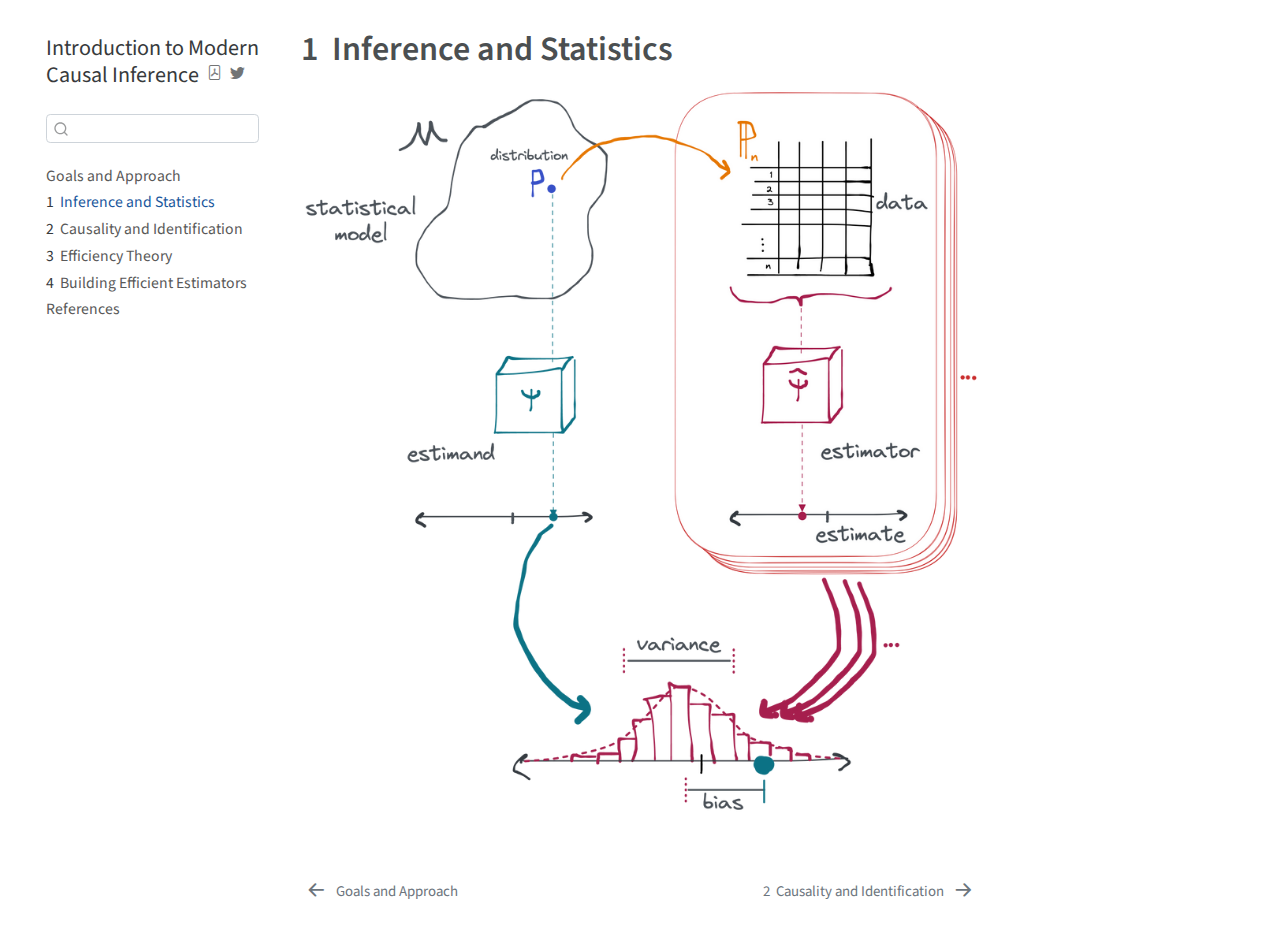
<file: _book/chapters/inference_and_statistics.html>
<!DOCTYPE html>
<html xmlns="http://www.w3.org/1999/xhtml" lang="en" xml:lang="en"><head>

<meta charset="utf-8">
<meta name="generator" content="quarto-99.9.9">

<meta name="viewport" content="width=device-width, initial-scale=1.0, user-scalable=yes">


<title>Introduction to Modern Causal Inference - 1&nbsp; Inference and Statistics</title>
<style>
code{white-space: pre-wrap;}
span.smallcaps{font-variant: small-caps;}
div.columns{display: flex; gap: min(4vw, 1.5em);}
div.column{flex: auto; overflow-x: auto;}
div.hanging-indent{margin-left: 1.5em; text-indent: -1.5em;}
ul.task-list{list-style: none;}
ul.task-list li input[type="checkbox"] {
  width: 0.8em;
  margin: 0 0.8em 0.2em -1em; /* quarto-specific, see https://github.com/quarto-dev/quarto-cli/issues/4556 */ 
  vertical-align: middle;
}
</style>


<script src="../site_libs/quarto-nav/quarto-nav.js"></script>
<script src="../site_libs/quarto-nav/headroom.min.js"></script>
<script src="../site_libs/clipboard/clipboard.min.js"></script>
<script src="../site_libs/quarto-search/autocomplete.umd.js"></script>
<script src="../site_libs/quarto-search/fuse.min.js"></script>
<script src="../site_libs/quarto-search/quarto-search.js"></script>
<meta name="quarto:offset" content="../">
<link href="../chapters/causality_and_identification.html" rel="next">
<link href="../index.html" rel="prev">
<script src="../site_libs/quarto-html/quarto.js"></script>
<script src="../site_libs/quarto-html/popper.min.js"></script>
<script src="../site_libs/quarto-html/tippy.umd.min.js"></script>
<script src="../site_libs/quarto-html/anchor.min.js"></script>
<link href="../site_libs/quarto-html/tippy.css" rel="stylesheet">
<link href="../site_libs/quarto-html/quarto-syntax-highlighting.css" rel="stylesheet" id="quarto-text-highlighting-styles">
<script src="../site_libs/bootstrap/bootstrap.min.js"></script>
<link href="../site_libs/bootstrap/bootstrap-icons.css" rel="stylesheet">
<link href="../site_libs/bootstrap/bootstrap.min.css" rel="stylesheet" id="quarto-bootstrap" data-mode="light">
<script id="quarto-search-options" type="application/json">{
  "location": "sidebar",
  "copy-button": false,
  "collapse-after": 3,
  "panel-placement": "start",
  "type": "textbox",
  "limit": 20,
  "language": {
    "search-no-results-text": "No results",
    "search-matching-documents-text": "matching documents",
    "search-copy-link-title": "Copy link to search",
    "search-hide-matches-text": "Hide additional matches",
    "search-more-match-text": "more match in this document",
    "search-more-matches-text": "more matches in this document",
    "search-clear-button-title": "Clear",
    "search-detached-cancel-button-title": "Cancel",
    "search-submit-button-title": "Submit"
  }
}</script>


</head>

<body class="nav-sidebar floating">

<div id="quarto-search-results"></div>
  <header id="quarto-header" class="headroom fixed-top">
  <nav class="quarto-secondary-nav">
    <div class="container-fluid d-flex">
      <button type="button" class="quarto-btn-toggle btn" data-bs-toggle="collapse" data-bs-target="#quarto-sidebar,#quarto-sidebar-glass" aria-controls="quarto-sidebar" aria-expanded="false" aria-label="Toggle sidebar navigation" onclick="if (window.quartoToggleHeadroom) { window.quartoToggleHeadroom(); }">
        <i class="bi bi-layout-text-sidebar-reverse"></i>
      </button>
      <nav class="quarto-page-breadcrumbs" aria-label="breadcrumb"><ol class="breadcrumb"><li class="breadcrumb-item"><a href="../chapters/inference_and_statistics.html"><span class="chapter-number">1</span>&nbsp; <span class="chapter-title">Inference and Statistics</span></a></li></ol></nav>
      <a class="flex-grow-1" role="button" data-bs-toggle="collapse" data-bs-target="#quarto-sidebar,#quarto-sidebar-glass" aria-controls="quarto-sidebar" aria-expanded="false" aria-label="Toggle sidebar navigation" onclick="if (window.quartoToggleHeadroom) { window.quartoToggleHeadroom(); }">      
      </a>
      <button type="button" class="btn quarto-search-button" aria-label="Search" onclick="window.quartoOpenSearch();">
        <i class="bi bi-search"></i>
      </button>
    </div>
  </nav>
</header>
<!-- content -->
<div id="quarto-content" class="quarto-container page-columns page-rows-contents page-layout-article">
<!-- sidebar -->
  <nav id="quarto-sidebar" class="sidebar collapse collapse-horizontal sidebar-navigation floating overflow-auto">
    <div class="pt-lg-2 mt-2 text-left sidebar-header">
    <div class="sidebar-title mb-0 py-0">
      <a href="../">Introduction to Modern Causal Inference</a> 
        <div class="sidebar-tools-main">
    <a href="../Introduction-to-Modern-Causal-Inference.pdf" title="Download PDF" class="quarto-navigation-tool px-1" aria-label="Download PDF"><i class="bi bi-file-pdf"></i></a>
    <a href="https://twitter.com/intent/tweet?url=|url|" title="Twitter" class="quarto-navigation-tool px-1" aria-label="Twitter"><i class="bi bi-twitter"></i></a>
</div>
    </div>
      </div>
        <div class="mt-2 flex-shrink-0 align-items-center">
        <div class="sidebar-search">
        <div id="quarto-search" class="" title="Search"></div>
        </div>
        </div>
    <div class="sidebar-menu-container"> 
    <ul class="list-unstyled mt-1">
        <li class="sidebar-item">
  <div class="sidebar-item-container"> 
  <a href="../index.html" class="sidebar-item-text sidebar-link">
 <span class="menu-text">Goals and Approach</span></a>
  </div>
</li>
        <li class="sidebar-item">
  <div class="sidebar-item-container"> 
  <a href="../chapters/inference_and_statistics.html" class="sidebar-item-text sidebar-link active">
 <span class="menu-text"><span class="chapter-number">1</span>&nbsp; <span class="chapter-title">Inference and Statistics</span></span></a>
  </div>
</li>
        <li class="sidebar-item">
  <div class="sidebar-item-container"> 
  <a href="../chapters/causality_and_identification.html" class="sidebar-item-text sidebar-link">
 <span class="menu-text"><span class="chapter-number">2</span>&nbsp; <span class="chapter-title">Causality and Identification</span></span></a>
  </div>
</li>
        <li class="sidebar-item">
  <div class="sidebar-item-container"> 
  <a href="../chapters/efficiency_theory.html" class="sidebar-item-text sidebar-link">
 <span class="menu-text"><span class="chapter-number">3</span>&nbsp; <span class="chapter-title">Efficiency Theory</span></span></a>
  </div>
</li>
        <li class="sidebar-item">
  <div class="sidebar-item-container"> 
  <a href="../chapters/building_efficient_estimators.html" class="sidebar-item-text sidebar-link">
 <span class="menu-text"><span class="chapter-number">4</span>&nbsp; <span class="chapter-title">Building Efficient Estimators</span></span></a>
  </div>
</li>
        <li class="sidebar-item">
  <div class="sidebar-item-container"> 
  <a href="../chapters/references.html" class="sidebar-item-text sidebar-link">
 <span class="menu-text">References</span></a>
  </div>
</li>
    </ul>
    </div>
</nav>
<div id="quarto-sidebar-glass" data-bs-toggle="collapse" data-bs-target="#quarto-sidebar,#quarto-sidebar-glass"></div>
<!-- margin-sidebar -->
    <div id="quarto-margin-sidebar" class="sidebar margin-sidebar">
        
    </div>
<!-- main -->
<main class="content" id="quarto-document-content">

<header id="title-block-header" class="quarto-title-block default">
<div class="quarto-title">
<h1 class="title"><span id="sec-ch1" class="quarto-section-identifier"><span class="chapter-number">1</span>&nbsp; <span class="chapter-title">Inference and Statistics</span></span></h1>
</div>



<div class="quarto-title-meta">

    
  
    
  </div>
  

</header>

<div class="cell">
<div class="cell-output-display">
<p><img src="../artwork/cover_ch1.png" class="img-fluid"></p>
</div>
</div>



</main> <!-- /main -->
<script id="quarto-html-after-body" type="application/javascript">
window.document.addEventListener("DOMContentLoaded", function (event) {
  const toggleBodyColorMode = (bsSheetEl) => {
    const mode = bsSheetEl.getAttribute("data-mode");
    const bodyEl = window.document.querySelector("body");
    if (mode === "dark") {
      bodyEl.classList.add("quarto-dark");
      bodyEl.classList.remove("quarto-light");
    } else {
      bodyEl.classList.add("quarto-light");
      bodyEl.classList.remove("quarto-dark");
    }
  }
  const toggleBodyColorPrimary = () => {
    const bsSheetEl = window.document.querySelector("link#quarto-bootstrap");
    if (bsSheetEl) {
      toggleBodyColorMode(bsSheetEl);
    }
  }
  toggleBodyColorPrimary();  
  const icon = "";
  const anchorJS = new window.AnchorJS();
  anchorJS.options = {
    placement: 'right',
    icon: icon
  };
  anchorJS.add('.anchored');
  const isCodeAnnotation = (el) => {
    for (const clz of el.classList) {
      if (clz.startsWith('code-annotation-')) {                     
        return true;
      }
    }
    return false;
  }
  const clipboard = new window.ClipboardJS('.code-copy-button', {
    text: function(trigger) {
      const codeEl = trigger.previousElementSibling.cloneNode(true);
      for (const childEl of codeEl.children) {
        if (isCodeAnnotation(childEl)) {
          childEl.remove();
        }
      }
      return codeEl.innerText;
    }
  });
  clipboard.on('success', function(e) {
    // button target
    const button = e.trigger;
    // don't keep focus
    button.blur();
    // flash "checked"
    button.classList.add('code-copy-button-checked');
    var currentTitle = button.getAttribute("title");
    button.setAttribute("title", "Copied!");
    let tooltip;
    if (window.bootstrap) {
      button.setAttribute("data-bs-toggle", "tooltip");
      button.setAttribute("data-bs-placement", "left");
      button.setAttribute("data-bs-title", "Copied!");
      tooltip = new bootstrap.Tooltip(button, 
        { trigger: "manual", 
          customClass: "code-copy-button-tooltip",
          offset: [0, -8]});
      tooltip.show();    
    }
    setTimeout(function() {
      if (tooltip) {
        tooltip.hide();
        button.removeAttribute("data-bs-title");
        button.removeAttribute("data-bs-toggle");
        button.removeAttribute("data-bs-placement");
      }
      button.setAttribute("title", currentTitle);
      button.classList.remove('code-copy-button-checked');
    }, 1000);
    // clear code selection
    e.clearSelection();
  });
  function tippyHover(el, contentFn) {
    const config = {
      allowHTML: true,
      content: contentFn,
      maxWidth: 500,
      delay: 100,
      arrow: false,
      appendTo: function(el) {
          return el.parentElement;
      },
      interactive: true,
      interactiveBorder: 10,
      theme: 'quarto',
      placement: 'bottom-start'
    };
    window.tippy(el, config); 
  }
  const noterefs = window.document.querySelectorAll('a[role="doc-noteref"]');
  for (var i=0; i<noterefs.length; i++) {
    const ref = noterefs[i];
    tippyHover(ref, function() {
      // use id or data attribute instead here
      let href = ref.getAttribute('data-footnote-href') || ref.getAttribute('href');
      try { href = new URL(href).hash; } catch {}
      const id = href.replace(/^#\/?/, "");
      const note = window.document.getElementById(id);
      return note.innerHTML;
    });
  }
      let selectedAnnoteEl;
      const selectorForAnnotation = ( cell, annotation) => {
        let cellAttr = 'data-code-cell="' + cell + '"';
        let lineAttr = 'data-code-annotation="' +  annotation + '"';
        const selector = 'span[' + cellAttr + '][' + lineAttr + ']';
        return selector;
      }
      const selectCodeLines = (annoteEl) => {
        const doc = window.document;
        const targetCell = annoteEl.getAttribute("data-target-cell");
        const targetAnnotation = annoteEl.getAttribute("data-target-annotation");
        const annoteSpan = window.document.querySelector(selectorForAnnotation(targetCell, targetAnnotation));
        const lines = annoteSpan.getAttribute("data-code-lines").split(",");
        const lineIds = lines.map((line) => {
          return targetCell + "-" + line;
        })
        let top = null;
        let height = null;
        let parent = null;
        if (lineIds.length > 0) {
            //compute the position of the single el (top and bottom and make a div)
            const el = window.document.getElementById(lineIds[0]);
            top = el.offsetTop;
            height = el.offsetHeight;
            parent = el.parentElement.parentElement;
          if (lineIds.length > 1) {
            const lastEl = window.document.getElementById(lineIds[lineIds.length - 1]);
            const bottom = lastEl.offsetTop + lastEl.offsetHeight;
            height = bottom - top;
          }
          if (top !== null && height !== null && parent !== null) {
            // cook up a div (if necessary) and position it 
            let div = window.document.getElementById("code-annotation-line-highlight");
            if (div === null) {
              div = window.document.createElement("div");
              div.setAttribute("id", "code-annotation-line-highlight");
              div.style.position = 'absolute';
              parent.appendChild(div);
            }
            div.style.top = top - 2 + "px";
            div.style.height = height + 4 + "px";
            let gutterDiv = window.document.getElementById("code-annotation-line-highlight-gutter");
            if (gutterDiv === null) {
              gutterDiv = window.document.createElement("div");
              gutterDiv.setAttribute("id", "code-annotation-line-highlight-gutter");
              gutterDiv.style.position = 'absolute';
              const codeCell = window.document.getElementById(targetCell);
              const gutter = codeCell.querySelector('.code-annotation-gutter');
              gutter.appendChild(gutterDiv);
            }
            gutterDiv.style.top = top - 2 + "px";
            gutterDiv.style.height = height + 4 + "px";
          }
          selectedAnnoteEl = annoteEl;
        }
      };
      const unselectCodeLines = () => {
        const elementsIds = ["code-annotation-line-highlight", "code-annotation-line-highlight-gutter"];
        elementsIds.forEach((elId) => {
          const div = window.document.getElementById(elId);
          if (div) {
            div.remove();
          }
        });
        selectedAnnoteEl = undefined;
      };
      // Attach click handler to the DT
      const annoteDls = window.document.querySelectorAll('dt[data-target-cell]');
      for (const annoteDlNode of annoteDls) {
        annoteDlNode.addEventListener('click', (event) => {
          const clickedEl = event.target;
          if (clickedEl !== selectedAnnoteEl) {
            unselectCodeLines();
            const activeEl = window.document.querySelector('dt[data-target-cell].code-annotation-active');
            if (activeEl) {
              activeEl.classList.remove('code-annotation-active');
            }
            selectCodeLines(clickedEl);
            clickedEl.classList.add('code-annotation-active');
          } else {
            // Unselect the line
            unselectCodeLines();
            clickedEl.classList.remove('code-annotation-active');
          }
        });
      }
  const findCites = (el) => {
    const parentEl = el.parentElement;
    if (parentEl) {
      const cites = parentEl.dataset.cites;
      if (cites) {
        return {
          el,
          cites: cites.split(' ')
        };
      } else {
        return findCites(el.parentElement)
      }
    } else {
      return undefined;
    }
  };
  var bibliorefs = window.document.querySelectorAll('a[role="doc-biblioref"]');
  for (var i=0; i<bibliorefs.length; i++) {
    const ref = bibliorefs[i];
    const citeInfo = findCites(ref);
    if (citeInfo) {
      tippyHover(citeInfo.el, function() {
        var popup = window.document.createElement('div');
        citeInfo.cites.forEach(function(cite) {
          var citeDiv = window.document.createElement('div');
          citeDiv.classList.add('hanging-indent');
          citeDiv.classList.add('csl-entry');
          var biblioDiv = window.document.getElementById('ref-' + cite);
          if (biblioDiv) {
            citeDiv.innerHTML = biblioDiv.innerHTML;
          }
          popup.appendChild(citeDiv);
        });
        return popup.innerHTML;
      });
    }
  }
});
</script>
<nav class="page-navigation">
  <div class="nav-page nav-page-previous">
      <a href="../index.html" class="pagination-link">
        <i class="bi bi-arrow-left-short"></i> <span class="nav-page-text">Goals and Approach</span>
      </a>          
  </div>
  <div class="nav-page nav-page-next">
      <a href="../chapters/causality_and_identification.html" class="pagination-link">
        <span class="nav-page-text"><span class="chapter-number">2</span>&nbsp; <span class="chapter-title">Causality and Identification</span></span> <i class="bi bi-arrow-right-short"></i>
      </a>
  </div>
</nav>
</div> <!-- /content -->



</body></html>
</file>
<file: _book/site_libs/quarto-html/tippy.css>
.tippy-box[data-animation=fade][data-state=hidden]{opacity:0}[data-tippy-root]{max-width:calc(100vw - 10px)}.tippy-box{position:relative;background-color:#333;color:#fff;border-radius:4px;font-size:14px;line-height:1.4;white-space:normal;outline:0;transition-property:transform,visibility,opacity}.tippy-box[data-placement^=top]>.tippy-arrow{bottom:0}.tippy-box[data-placement^=top]>.tippy-arrow:before{bottom:-7px;left:0;border-width:8px 8px 0;border-top-color:initial;transform-origin:center top}.tippy-box[data-placement^=bottom]>.tippy-arrow{top:0}.tippy-box[data-placement^=bottom]>.tippy-arrow:before{top:-7px;left:0;border-width:0 8px 8px;border-bottom-color:initial;transform-origin:center bottom}.tippy-box[data-placement^=left]>.tippy-arrow{right:0}.tippy-box[data-placement^=left]>.tippy-arrow:before{border-width:8px 0 8px 8px;border-left-color:initial;right:-7px;transform-origin:center left}.tippy-box[data-placement^=right]>.tippy-arrow{left:0}.tippy-box[data-placement^=right]>.tippy-arrow:before{left:-7px;border-width:8px 8px 8px 0;border-right-color:initial;transform-origin:center right}.tippy-box[data-inertia][data-state=visible]{transition-timing-function:cubic-bezier(.54,1.5,.38,1.11)}.tippy-arrow{width:16px;height:16px;color:#333}.tippy-arrow:before{content:"";position:absolute;border-color:transparent;border-style:solid}.tippy-content{position:relative;padding:5px 9px;z-index:1}
</file>
<file: _book/site_libs/quarto-html/quarto-syntax-highlighting.css>
/* quarto syntax highlight colors */
:root {
  --quarto-hl-ot-color: #003B4F;
  --quarto-hl-at-color: #657422;
  --quarto-hl-ss-color: #20794D;
  --quarto-hl-an-color: #5E5E5E;
  --quarto-hl-fu-color: #4758AB;
  --quarto-hl-st-color: #20794D;
  --quarto-hl-cf-color: #003B4F;
  --quarto-hl-op-color: #5E5E5E;
  --quarto-hl-er-color: #AD0000;
  --quarto-hl-bn-color: #AD0000;
  --quarto-hl-al-color: #AD0000;
  --quarto-hl-va-color: #111111;
  --quarto-hl-bu-color: inherit;
  --quarto-hl-ex-color: inherit;
  --quarto-hl-pp-color: #AD0000;
  --quarto-hl-in-color: #5E5E5E;
  --quarto-hl-vs-color: #20794D;
  --quarto-hl-wa-color: #5E5E5E;
  --quarto-hl-do-color: #5E5E5E;
  --quarto-hl-im-color: #00769E;
  --quarto-hl-ch-color: #20794D;
  --quarto-hl-dt-color: #AD0000;
  --quarto-hl-fl-color: #AD0000;
  --quarto-hl-co-color: #5E5E5E;
  --quarto-hl-cv-color: #5E5E5E;
  --quarto-hl-cn-color: #8f5902;
  --quarto-hl-sc-color: #5E5E5E;
  --quarto-hl-dv-color: #AD0000;
  --quarto-hl-kw-color: #003B4F;
}

/* other quarto variables */
:root {
  --quarto-font-monospace: SFMono-Regular, Menlo, Monaco, Consolas, "Liberation Mono", "Courier New", monospace;
}

pre > code.sourceCode > span {
  color: #003B4F;
}

code span {
  color: #003B4F;
}

code.sourceCode > span {
  color: #003B4F;
}

div.sourceCode,
div.sourceCode pre.sourceCode {
  color: #003B4F;
}

code span.ot {
  color: #003B4F;
  font-style: inherit;
}

code span.at {
  color: #657422;
  font-style: inherit;
}

code span.ss {
  color: #20794D;
  font-style: inherit;
}

code span.an {
  color: #5E5E5E;
  font-style: inherit;
}

code span.fu {
  color: #4758AB;
  font-style: inherit;
}

code span.st {
  color: #20794D;
  font-style: inherit;
}

code span.cf {
  color: #003B4F;
  font-style: inherit;
}

code span.op {
  color: #5E5E5E;
  font-style: inherit;
}

code span.er {
  color: #AD0000;
  font-style: inherit;
}

code span.bn {
  color: #AD0000;
  font-style: inherit;
}

code span.al {
  color: #AD0000;
  font-style: inherit;
}

code span.va {
  color: #111111;
  font-style: inherit;
}

code span.bu {
  font-style: inherit;
}

code span.ex {
  font-style: inherit;
}

code span.pp {
  color: #AD0000;
  font-style: inherit;
}

code span.in {
  color: #5E5E5E;
  font-style: inherit;
}

code span.vs {
  color: #20794D;
  font-style: inherit;
}

code span.wa {
  color: #5E5E5E;
  font-style: italic;
}

code span.do {
  color: #5E5E5E;
  font-style: italic;
}

code span.im {
  color: #00769E;
  font-style: inherit;
}

code span.ch {
  color: #20794D;
  font-style: inherit;
}

code span.dt {
  color: #AD0000;
  font-style: inherit;
}

code span.fl {
  color: #AD0000;
  font-style: inherit;
}

code span.co {
  color: #5E5E5E;
  font-style: inherit;
}

code span.cv {
  color: #5E5E5E;
  font-style: italic;
}

code span.cn {
  color: #8f5902;
  font-style: inherit;
}

code span.sc {
  color: #5E5E5E;
  font-style: inherit;
}

code span.dv {
  color: #AD0000;
  font-style: inherit;
}

code span.kw {
  color: #003B4F;
  font-style: inherit;
}

.prevent-inlining {
  content: "</";
}

/*# sourceMappingURL=debc5d5d77c3f9108843748ff7464032.css.map */
</file>
